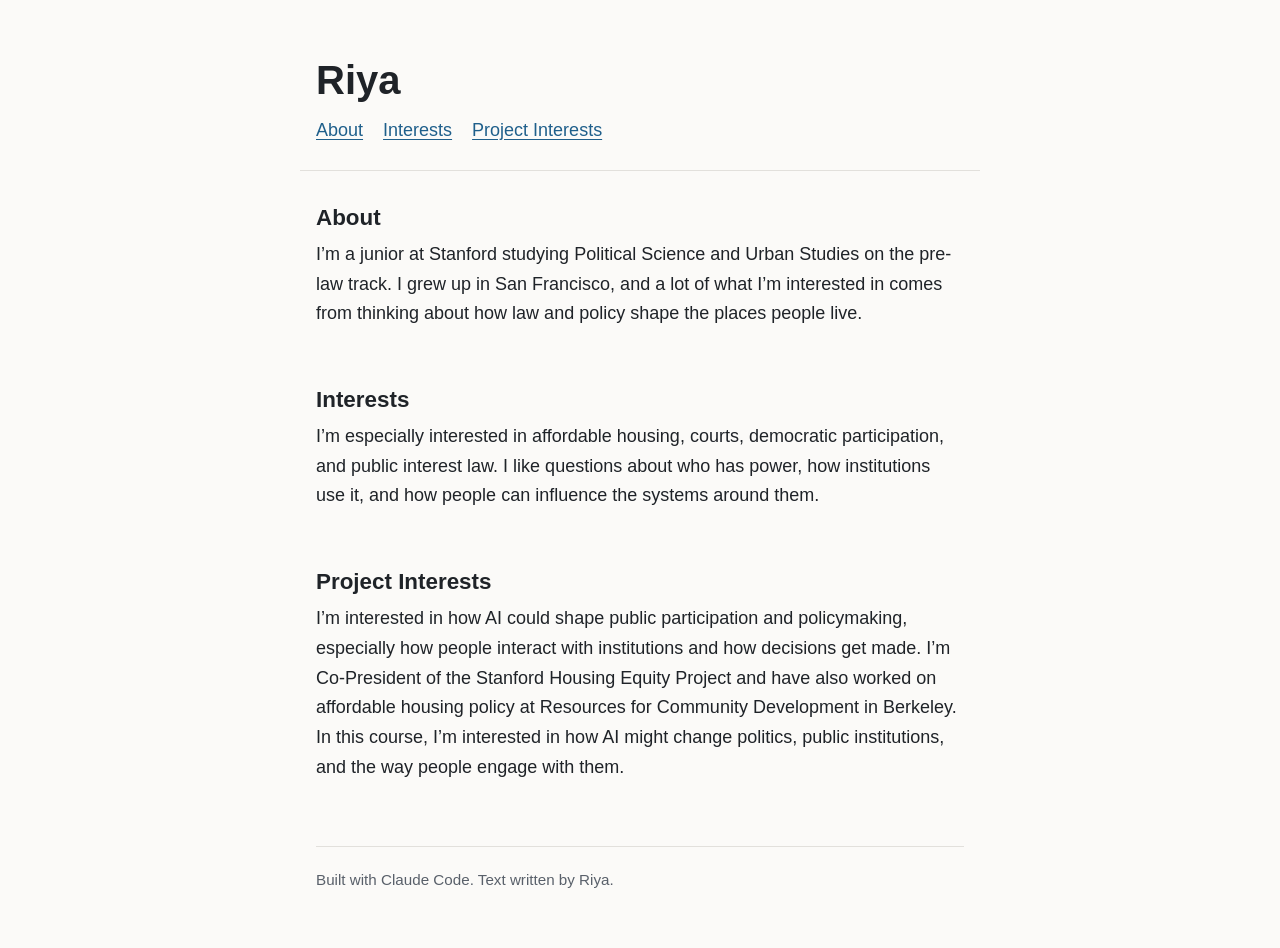
<file: index.html>
<!DOCTYPE html>
<html lang="en">
<head>
  <meta charset="utf-8">
  <meta name="viewport" content="width=device-width, initial-scale=1">
  <title>Riya</title>
  <link rel="stylesheet" href="style.css">
</head>
<body>
  <header>
    <h1>Riya</h1>
    <nav aria-label="Sections">
      <ul>
        <li><a href="#about">About</a></li>
        <li><a href="#interests">Interests</a></li>
        <li><a href="#project-interests">Project Interests</a></li>
      </ul>
    </nav>
  </header>

  <main>
    <section id="about">
      <h2>About</h2>
      <p>I’m a junior at Stanford studying Political Science and Urban Studies on the pre-law track. I grew up in San Francisco, and a lot of what I’m interested in comes from thinking about how law and policy shape the places people live.</p>
    </section>

    <section id="interests">
      <h2>Interests</h2>
      <p>I’m especially interested in affordable housing, courts, democratic participation, and public interest law. I like questions about who has power, how institutions use it, and how people can influence the systems around them.</p>
    </section>

    <section id="project-interests">
      <h2>Project Interests</h2>
      <p>I’m interested in how AI could shape public participation and policymaking, especially how people interact with institutions and how decisions get made. I’m Co-President of the Stanford Housing Equity Project and have also worked on affordable housing policy at Resources for Community Development in Berkeley. In this course, I’m interested in how AI might change politics, public institutions, and the way people engage with them.</p>
    </section>
  </main>

  <footer>
    <p>Built with Claude Code. Text written by Riya.</p>
  </footer>
</body>
</html>
</file>
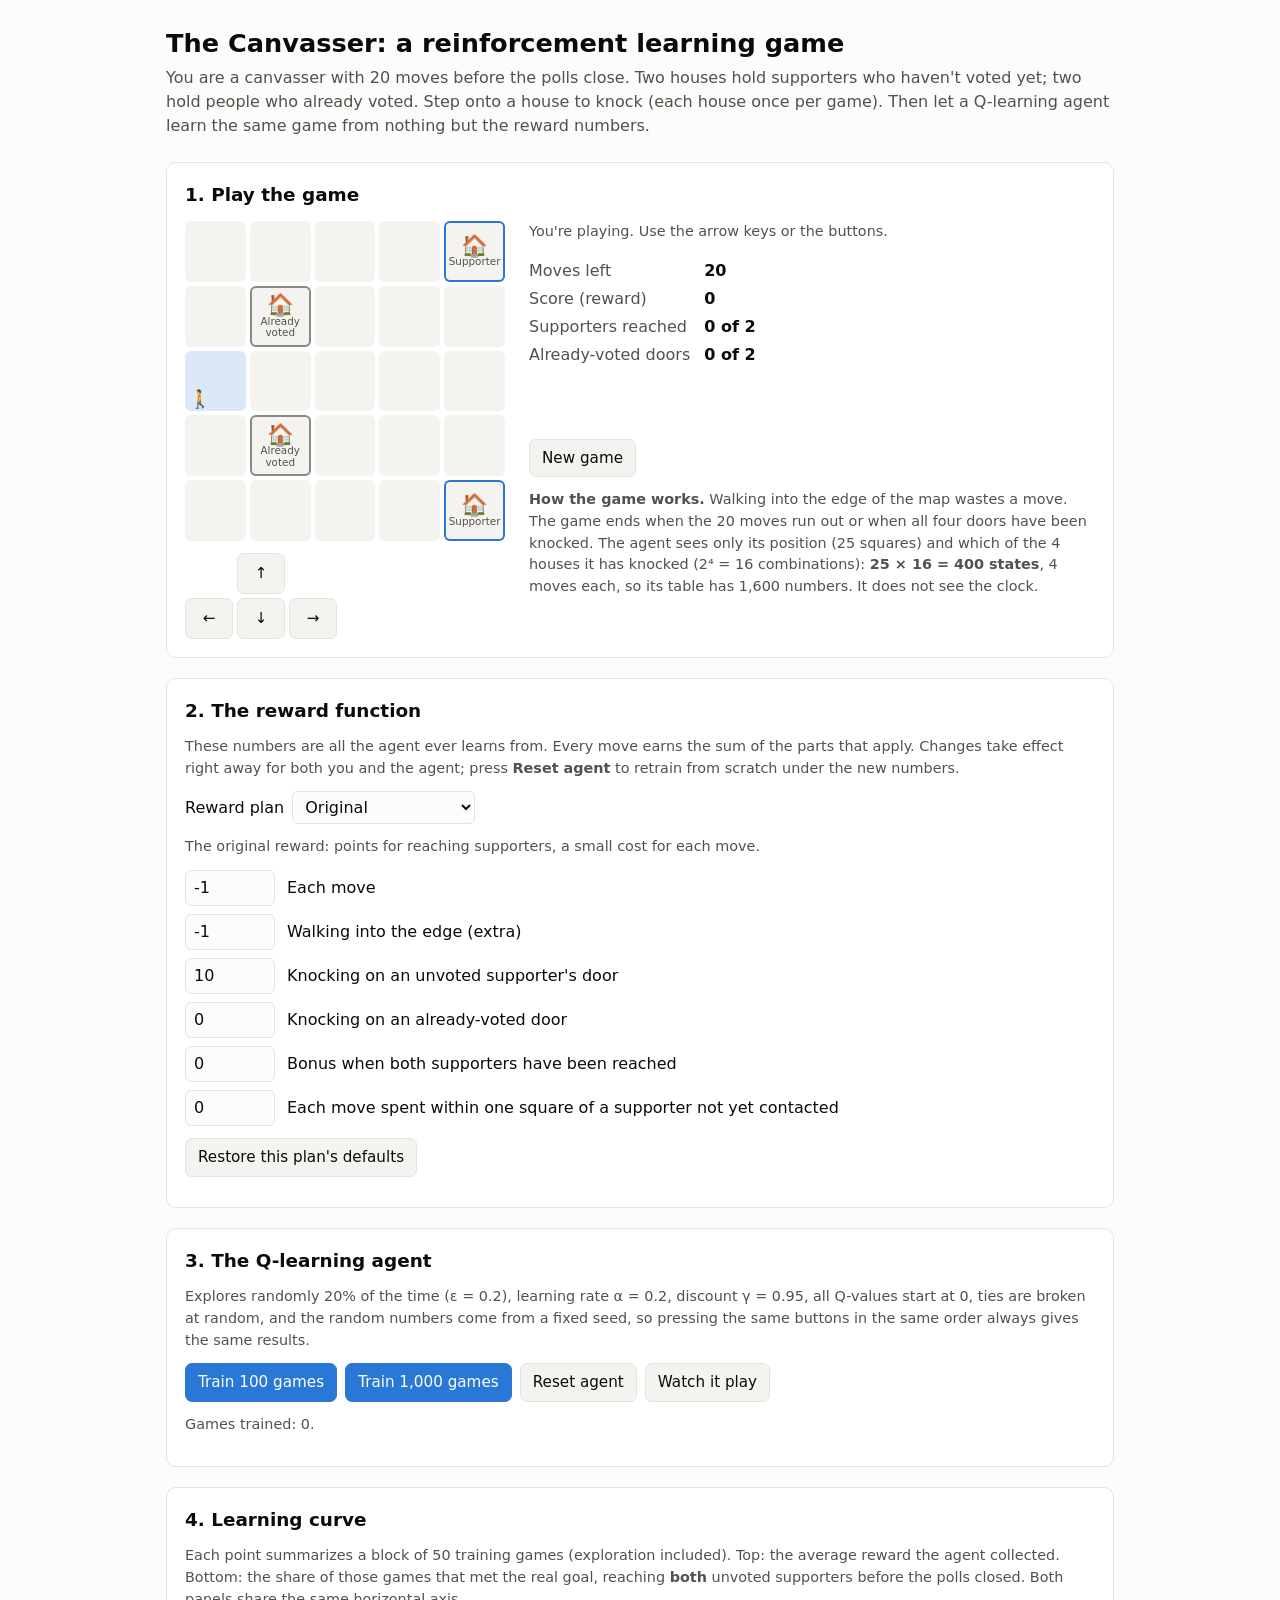
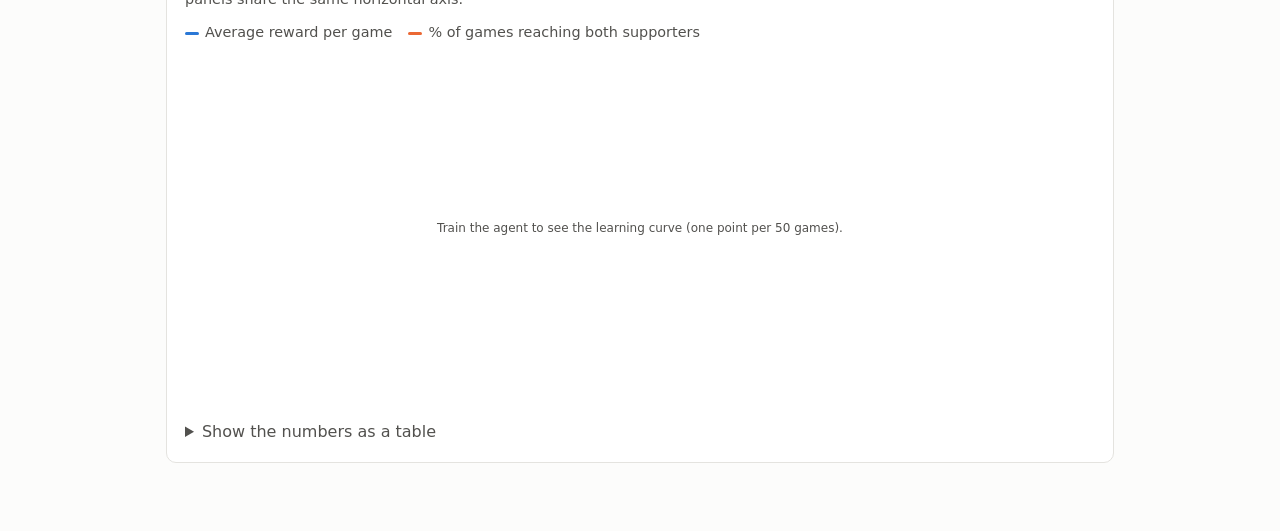
<file: rl-game/index.html>
<!DOCTYPE html>
<html lang="en">
<head>
<meta charset="utf-8">
<meta name="viewport" content="width=device-width, initial-scale=1">
<title>Canvasser Q-Learning</title>
<style>
  /* Colors live here so light and dark mode swap in one place. */
  :root {
    color-scheme: light;
    --bg: #fcfcfb;
    --panel: #ffffff;
    --ink: #0b0b0b;
    --ink-2: #52514e;
    --muted: #8a8984;
    --line: #e4e3df;
    --grid: #efeeea;
    --cell: #f4f3ef;
    --trail: #dbe8f8;
    --series-1: #2a78d6; /* average reward */
    --series-2: #eb6834; /* share of games reaching the goal */
    --supporter: #2a78d6;
    --voted: #8a8984;
    --good: #1f7a45;
  }
  @media (prefers-color-scheme: dark) {
    :root:not([data-theme="light"]) {
      color-scheme: dark;
      --bg: #1a1a19; --panel: #222220; --ink: #f0efec; --ink-2: #c3c2b7; --muted: #8f8e86;
      --line: #3a3936; --grid: #2e2d2b; --cell: #2b2a28; --trail: #233a57;
      --series-1: #3987e5; --series-2: #d95926; --supporter: #3987e5; --voted: #8f8e86; --good: #4cb87a;
    }
  }
  :root[data-theme="dark"] {
    color-scheme: dark;
    --bg: #1a1a19; --panel: #222220; --ink: #f0efec; --ink-2: #c3c2b7; --muted: #8f8e86;
    --line: #3a3936; --grid: #2e2d2b; --cell: #2b2a28; --trail: #233a57;
    --series-1: #3987e5; --series-2: #d95926; --supporter: #3987e5; --voted: #8f8e86; --good: #4cb87a;
  }

  * { box-sizing: border-box; }
  body {
    margin: 0; background: var(--bg); color: var(--ink);
    font: 16px/1.5 system-ui, -apple-system, "Segoe UI", sans-serif;
  }
  main { max-width: 980px; margin: 0 auto; padding: 24px 16px 48px; }
  h1 { font-size: 1.6rem; margin: 0 0 4px; }
  h2 { font-size: 1.15rem; margin: 0 0 12px; }
  p { margin: 0 0 12px; }
  .lede { color: var(--ink-2); margin-bottom: 24px; }
  section {
    background: var(--panel); border: 1px solid var(--line); border-radius: 10px;
    padding: 18px; margin-bottom: 20px;
  }
  .two-col { display: grid; grid-template-columns: minmax(0, 320px) minmax(0, 1fr); gap: 24px; }
  @media (max-width: 700px) { .two-col { grid-template-columns: minmax(0, 1fr); } }
  button {
    font: inherit; font-size: 0.95rem; padding: 7px 12px; border-radius: 7px; cursor: pointer;
    border: 1px solid var(--line); background: var(--cell); color: var(--ink);
  }
  button:hover:not(:disabled) { border-color: var(--ink-2); }
  button:disabled { opacity: 0.45; cursor: default; }
  button.primary { background: var(--series-1); border-color: var(--series-1); color: #fff; }
  .row { display: flex; flex-wrap: wrap; gap: 8px; align-items: center; margin-bottom: 12px; }
  .muted { color: var(--ink-2); font-size: 0.9rem; }

  /* The 5x5 map */
  #board {
    display: grid; grid-template-columns: repeat(5, 1fr); grid-template-rows: repeat(5, 1fr); gap: 4px;
    width: 100%; max-width: 320px; aspect-ratio: 1;
  }
  .cell {
    background: var(--cell); border-radius: 6px; position: relative;
    display: flex; flex-direction: column; align-items: center; justify-content: center;
    font-size: 0.65rem; color: var(--ink-2); text-align: center; line-height: 1.1;
  }
  .cell.trail { background: var(--trail); }
  .cell .icon { font-size: 1.35rem; line-height: 1; }
  .cell.supporter { box-shadow: inset 0 0 0 2px var(--supporter); }
  .cell.voted { box-shadow: inset 0 0 0 2px var(--voted); }
  .cell.knocked .icon { opacity: 0.35; }
  .cell .check { position: absolute; top: 2px; right: 5px; color: var(--good); font-weight: 700; font-size: 0.85rem; }
  .cell .walker { position: absolute; bottom: 2px; left: 4px; font-size: 1.1rem; }
  .pad { display: grid; grid-template-columns: repeat(3, 48px); gap: 4px; margin-top: 12px; }
  .pad button { padding: 8px 0; }

  .stats { display: grid; grid-template-columns: auto 1fr; gap: 4px 14px; margin-bottom: 12px; }
  .stats dt { color: var(--ink-2); }
  .stats dd { margin: 0; font-variant-numeric: tabular-nums; font-weight: 600; }
  #message { min-height: 3em; }

  /* Reward controls */
  .rewards { display: grid; grid-template-columns: 90px 1fr; gap: 8px 12px; align-items: center; }
  select { font: inherit; padding: 5px 8px; border-radius: 6px; border: 1px solid var(--line); background: var(--bg); color: var(--ink); }
  .rewards input { width: 90px; font: inherit; padding: 5px 8px; border-radius: 6px;
    border: 1px solid var(--line); background: var(--bg); color: var(--ink); font-variant-numeric: tabular-nums; }
  code { font-size: 0.9em; background: var(--cell); padding: 1px 5px; border-radius: 4px; }

  /* Learning curve */
  .chart-wrap { position: relative; }
  #chart { width: 100%; height: 360px; display: block; }
  #tooltip {
    position: absolute; pointer-events: none; display: none; white-space: nowrap;
    background: var(--panel); border: 1px solid var(--line); border-radius: 6px;
    padding: 6px 9px; font-size: 0.85rem; box-shadow: 0 2px 8px rgba(0,0,0,0.12);
  }
  .legend { display: flex; flex-wrap: wrap; gap: 16px; font-size: 0.9rem; color: var(--ink-2); margin-bottom: 8px; }
  .swatch { display: inline-block; width: 14px; height: 3px; border-radius: 2px; vertical-align: middle; margin-right: 6px; }
  table { border-collapse: collapse; font-size: 0.9rem; font-variant-numeric: tabular-nums; margin-top: 8px; }
  th, td { padding: 3px 12px 3px 0; text-align: right; border-bottom: 1px solid var(--line); }
  summary { cursor: pointer; color: var(--ink-2); margin-top: 8px; }
</style>
</head>
<body>
<main>
  <h1>The Canvasser: a reinforcement learning game</h1>
  <p class="lede">
    You are a canvasser with 20 moves before the polls close. Two houses hold supporters who
    haven't voted yet; two hold people who already voted. Step onto a house to knock (each house
    once per game). Then let a Q-learning agent learn the same game from nothing but the reward numbers.
  </p>

  <!-- 1. The game -->
  <section>
    <h2>1. Play the game</h2>
    <div class="two-col">
      <div>
        <div id="board" aria-label="Neighborhood map"></div>
        <div class="pad" aria-label="Move buttons">
          <span></span><button data-action="0" aria-label="Up">↑</button><span></span>
          <button data-action="2" aria-label="Left">←</button>
          <button data-action="1" aria-label="Down">↓</button>
          <button data-action="3" aria-label="Right">→</button>
        </div>
      </div>
      <div>
        <p class="muted" id="mode">You're playing. Use the arrow keys or the buttons.</p>
        <dl class="stats">
          <dt>Moves left</dt><dd id="movesLeft"></dd>
          <dt>Score (reward)</dt><dd id="score"></dd>
          <dt>Supporters reached</dt><dd id="supporters"></dd>
          <dt>Already-voted doors</dt><dd id="voted"></dd>
        </dl>
        <p id="message"></p>
        <div class="row"><button id="newGame">New game</button></div>
        <p class="muted">
          <b>How the game works.</b> Walking into the edge of the map wastes a move. The game ends when
          the 20 moves run out or when all four doors have been knocked.
          The agent sees only its position (25 squares) and which of the 4 houses it has knocked
          (2⁴ = 16 combinations): <b>25 × 16 = 400 states</b>, 4 moves each, so its table has 1,600 numbers.
          It does not see the clock.
        </p>
      </div>
    </div>
  </section>

  <!-- 2. Rewards -->
  <section>
    <h2>2. The reward function</h2>
    <p class="muted">These numbers are all the agent ever learns from. Every move earns the sum of the parts that apply.
      Changes take effect right away for both you and the agent; press <b>Reset agent</b> to retrain from scratch under the new numbers.</p>
    <div class="row">
      <label for="rewardPlan">Reward plan</label>
      <select id="rewardPlan"></select>
    </div>
    <p class="muted" id="planNote"></p>
    <div class="rewards" id="rewardControls"></div>
    <div class="row" style="margin-top:12px"><button id="defaultRewards">Restore this plan's defaults</button></div>
  </section>

  <!-- 3. Agent -->
  <section>
    <h2>3. The Q-learning agent</h2>
    <p class="muted">
      Explores randomly 20% of the time (ε = 0.2), learning rate α = 0.2, discount γ = 0.95,
      all Q-values start at 0, ties are broken at random, and the random numbers come from a fixed seed,
      so pressing the same buttons in the same order always gives the same results.
    </p>
    <div class="row">
      <button class="primary" id="train100">Train 100 games</button>
      <button class="primary" id="train1000">Train 1,000 games</button>
      <button id="resetAgent">Reset agent</button>
      <button id="watch">Watch it play</button>
    </div>
    <p id="agentStatus" class="muted"></p>
  </section>

  <!-- 4. Learning curve -->
  <section>
    <h2>4. Learning curve</h2>
    <p class="muted">Each point summarizes a block of 50 training games (exploration included).
      Top: the average reward the agent collected. Bottom: the share of those games that met the real goal,
      reaching <b>both</b> unvoted supporters before the polls closed. Both panels share the same horizontal axis.</p>
    <div class="legend">
      <span><span class="swatch" style="background:var(--series-1)"></span>Average reward per game</span>
      <span><span class="swatch" style="background:var(--series-2)"></span>% of games reaching both supporters</span>
    </div>
    <div class="chart-wrap">
      <canvas id="chart" role="img" aria-label="Learning curve: average reward and goal success rate per 50 training games"></canvas>
      <div id="tooltip"></div>
    </div>
    <details>
      <summary>Show the numbers as a table</summary>
      <table id="dataTable"></table>
    </details>
  </section>
</main>

<script>
// =====================================================================
// REWARD FUNCTION — the points the canvasser gets for each move.
// Edit the defaults here, or use the controls on the page.
// =====================================================================
const DEFAULT_REWARDS = {
  move: -1,       // every move costs a little time
  wall: -1,       // extra penalty for walking into the edge of the map
  supporter: 10,  // knocking on the door of a supporter who hasn't voted yet
  voted: 0,       // knocking on the door of someone who already voted
  goal: 0,        // one-time bonus the moment both supporters have been reached
  turf: 0         // per move, for each not-yet-contacted supporter within one square (off by default)
};

// Two reward plans you can switch between on the page.
const REWARD_PLANS = {
  original: { name: "Original", values: { ...DEFAULT_REWARDS } },
  // Sounds sensible to a campaign: "reward time spent in our priority turf."
  // The catch: knocking on the door ends that house's stream of turf points.
  turf: { name: "Priority-turf bonus", values: { ...DEFAULT_REWARDS, turf: 3 } }
};
let currentPlan = "original";
const REWARDS = { ...REWARD_PLANS.original.values };

// `e` describes what just happened on this move.
function reward(e) {
  let r = REWARDS.move;                                   // time passes on every move
  if (e.hitWall) r += REWARDS.wall;                       // wasted a move bumping into the edge
  if (e.knocked === "supporter") r += REWARDS.supporter;  // reached an unvoted supporter
  if (e.knocked === "voted") r += REWARDS.voted;          // reached someone who already voted
  if (e.goalJustReached) r += REWARDS.goal;               // both supporters now reached
  r += REWARDS.turf * e.nearSupporters;                   // time spent next to supporters not yet contacted
  return r;
}

// Labels for the on-page controls.
const REWARD_LABELS = {
  move: "Each move",
  wall: "Walking into the edge (extra)",
  supporter: "Knocking on an unvoted supporter's door",
  voted: "Knocking on an already-voted door",
  goal: "Bonus when both supporters have been reached",
  turf: "Each move spent within one square of a supporter not yet contacted"
};

// =====================================================================
// THE GAME
// =====================================================================
const SIZE = 5;
const MAX_MOVES = 20;
const START = { r: 2, c: 0 };
const HOUSES = [
  { r: 0, c: 4, type: "supporter" },
  { r: 4, c: 4, type: "supporter" },
  { r: 1, c: 1, type: "voted" },
  { r: 3, c: 1, type: "voted" }
];
const ACTIONS = [
  { dr: -1, dc: 0, name: "up" },
  { dr: 1, dc: 0, name: "down" },
  { dr: 0, dc: -1, name: "left" },
  { dr: 0, dc: 1, name: "right" }
];
const ALL_KNOCKED = (1 << HOUSES.length) - 1;  // bitmask 1111
const SUPPORTERS_MASK = HOUSES.reduce((m, h, i) => h.type === "supporter" ? m | (1 << i) : m, 0);
const NUM_STATES = SIZE * SIZE * (1 << HOUSES.length);  // 25 squares × 16 knock patterns = 400

function newGame() {
  return { r: START.r, c: START.c, knocked: 0, movesLeft: MAX_MOVES, score: 0, done: false,
           trail: [START.r * SIZE + START.c] };
}

// The agent's view of the game: position + which houses have been knocked.
function stateIndex(g) {
  return (g.r * SIZE + g.c) * (1 << HOUSES.length) + g.knocked;
}

function houseAt(r, c) {
  return HOUSES.findIndex(h => h.r === r && h.c === c);
}

// The real goal: both unvoted supporters reached.
function goalReached(knocked) {
  return (knocked & SUPPORTERS_MASK) === SUPPORTERS_MASK;
}

// Apply one move to game `g`. Returns the reward and what happened.
function step(g, a) {
  let r = g.r + ACTIONS[a].dr, c = g.c + ACTIONS[a].dc;
  const hitWall = r < 0 || r >= SIZE || c < 0 || c >= SIZE;
  if (hitWall) { r = g.r; c = g.c; }  // stay put
  g.r = r; g.c = c;
  g.trail.push(r * SIZE + c);

  // Knock if this is a house we haven't knocked yet.
  const hadGoal = goalReached(g.knocked);
  const h = houseAt(r, c);
  let knocked = null;
  if (h >= 0 && !(g.knocked & (1 << h))) {
    g.knocked |= 1 << h;
    knocked = HOUSES[h].type;
  }

  // Supporters not yet contacted within one square (diagonals count).
  const nearSupporters = HOUSES.filter((h, i) => h.type === "supporter" && !(g.knocked & (1 << i))
    && Math.abs(h.r - r) <= 1 && Math.abs(h.c - c) <= 1).length;

  const event = { hitWall, knocked, nearSupporters, goalJustReached: !hadGoal && goalReached(g.knocked) };
  const pts = reward(event);
  g.score += pts;
  g.movesLeft--;
  g.done = g.movesLeft === 0 || g.knocked === ALL_KNOCKED;
  return { pts, event };
}

// =====================================================================
// SEEDED RANDOM NUMBERS (mulberry32) — same seed, same results
// =====================================================================
function mulberry32(seed) {
  return function () {
    seed |= 0; seed = (seed + 0x6D2B79F5) | 0;
    let t = Math.imul(seed ^ (seed >>> 15), 1 | seed);
    t = (t + Math.imul(t ^ (t >>> 7), 61 | t)) ^ t;
    return ((t ^ (t >>> 14)) >>> 0) / 4294967296;
  };
}

// =====================================================================
// Q-LEARNING AGENT
// =====================================================================
const EPSILON = 0.2;   // chance of a random move while training
const ALPHA = 0.2;     // learning rate
const GAMMA = 0.95;    // discount on future reward
const SEED = 2024;     // training seed
const WATCH_SEED = 7;  // separate seed for "Watch it play" so watching doesn't change training
const BLOCK = 50;      // games per point on the learning curve

let Q, rng, history;   // Q-table, random generator, per-game results

function resetAgent() {
  Q = new Float64Array(NUM_STATES * ACTIONS.length);  // all zeros
  rng = mulberry32(SEED);
  history = [];
}

function maxQ(s) {
  let m = -Infinity;
  for (let a = 0; a < ACTIONS.length; a++) m = Math.max(m, Q[s * ACTIONS.length + a]);
  return m;
}

// Best action in state s; ties broken at random.
function greedyAction(s, rand) {
  let best = -Infinity, ties = [];
  for (let a = 0; a < ACTIONS.length; a++) {
    const v = Q[s * ACTIONS.length + a];
    if (v > best) { best = v; ties = [a]; }
    else if (v === best) ties.push(a);
  }
  return ties[Math.floor(rand() * ties.length)];
}

// Epsilon-greedy: usually the best-known move, sometimes a random one.
function chooseAction(s) {
  if (rng() < EPSILON) return Math.floor(rng() * ACTIONS.length);
  return greedyAction(s, rng);
}

// Play one training game, updating Q after every move.
function trainOneGame() {
  const g = newGame();
  while (!g.done) {
    const s = stateIndex(g);
    const a = chooseAction(s);
    const { pts } = step(g, a);
    const future = g.done ? 0 : GAMMA * maxQ(stateIndex(g));  // no future after the game ends
    const i = s * ACTIONS.length + a;
    Q[i] += ALPHA * (pts + future - Q[i]);
  }
  history.push({ score: g.score, goal: goalReached(g.knocked) });
}

function train(n) {
  for (let k = 0; k < n; k++) trainOneGame();
  updateAgentStatus();
  drawChart();
  updateTable();
}

// Average reward and goal rate for each block of 50 games.
function curve() {
  const pts = [];
  for (let i = 0; i + BLOCK <= history.length; i += BLOCK) {
    const block = history.slice(i, i + BLOCK);
    pts.push({
      games: i + BLOCK,
      avg: block.reduce((s, h) => s + h.score, 0) / BLOCK,
      goal: 100 * block.filter(h => h.goal).length / BLOCK
    });
  }
  return pts;
}

// =====================================================================
// PAGE: board, controls, watching
// =====================================================================
const $ = id => document.getElementById(id);
let game = newGame();
let watching = null;  // interval id while the agent is playing

function renderBoard() {
  const board = $("board");
  board.innerHTML = "";
  const trail = new Set(game.trail);
  for (let r = 0; r < SIZE; r++) {
    for (let c = 0; c < SIZE; c++) {
      const cell = document.createElement("div");
      cell.className = "cell";
      if (trail.has(r * SIZE + c)) cell.classList.add("trail");
      const h = houseAt(r, c);
      if (h >= 0) {
        const knocked = game.knocked & (1 << h);
        cell.classList.add(HOUSES[h].type);
        if (knocked) cell.classList.add("knocked");
        cell.innerHTML = `<span class="icon">🏠</span>${HOUSES[h].type === "supporter" ? "Supporter" : "Already voted"}`
          + (knocked ? `<span class="check" aria-label="knocked">✓</span>` : "");
      }
      if (game.r === r && game.c === c) {
        cell.insertAdjacentHTML("beforeend", `<span class="walker" aria-label="canvasser">🚶</span>`);
      }
      board.appendChild(cell);
    }
  }
  const count = type => HOUSES.filter((h, i) => h.type === type && (game.knocked & (1 << i))).length;
  $("movesLeft").textContent = game.movesLeft;
  $("score").textContent = fmt(game.score);
  $("supporters").textContent = `${count("supporter")} of 2`;
  $("voted").textContent = `${count("voted")} of 2`;
}

function describe(ev, pts) {
  let what = "Moved.";
  if (ev.hitWall) what = "Bumped into the edge of the map.";
  if (ev.knocked === "supporter") what = "Knocked on a supporter's door!";
  if (ev.knocked === "voted") what = "Knocked on a door, but they already voted.";
  if (ev.goalJustReached) what += " Both supporters reached.";
  if (ev.nearSupporters && REWARDS.turf) what += " In priority turf.";
  return `${what} (${pts >= 0 ? "+" : ""}${fmt(pts)} points)`;
}

function endMessage() {
  const ok = goalReached(game.knocked);
  return (ok ? "Polls closed: goal met, both supporters reached." : "Polls closed: goal missed, not every supporter was reached.")
    + ` Final score ${fmt(game.score)}.`;
}

function playerMove(a) {
  if (game.done || watching) return;
  const { pts, event } = step(game, a);
  $("message").textContent = game.done ? describe(event, pts) + " " + endMessage() : describe(event, pts);
  renderBoard();
}

function startNewGame() {
  stopWatching();
  game = newGame();
  $("mode").textContent = "You're playing. Use the arrow keys or the buttons.";
  $("message").textContent = "";
  renderBoard();
}

// Animate one game with no exploring (always the best-known move).
function watchAgent() {
  stopWatching();
  game = newGame();
  const wrng = mulberry32(WATCH_SEED);
  $("mode").textContent = `The agent is playing (no exploring), after ${history.length.toLocaleString()} training games.`;
  $("message").textContent = "";
  renderBoard();
  setButtons(true);
  watching = setInterval(() => {
    const { pts, event } = step(game, greedyAction(stateIndex(game), wrng));
    $("message").textContent = describe(event, pts);
    renderBoard();
    if (game.done) {
      $("message").textContent += " " + endMessage();
      stopWatching();
    }
  }, 350);
}

function stopWatching() {
  if (watching) { clearInterval(watching); watching = null; }
  setButtons(false);
}

function setButtons(busy) {
  for (const id of ["train100", "train1000", "resetAgent", "watch"]) $(id).disabled = busy;
}

function updateAgentStatus() {
  const pts = curve();
  let txt = `Games trained: ${history.length.toLocaleString()}.`;
  if (pts.length) {
    const last = pts[pts.length - 1];
    txt += ` Last 50 games: average reward ${fmt(last.avg)}, goal reached in ${Math.round(last.goal)}%.`;
  }
  $("agentStatus").textContent = txt;
}

// Switch reward plans: load that plan's numbers into the controls.
function setPlan(key) {
  currentPlan = key;
  Object.assign(REWARDS, REWARD_PLANS[key].values);
  $("rewardPlan").value = key;
  $("planNote").textContent = key === "turf"
    ? "A campaign might say: \"Reward canvassers for every minute spent in our priority turf, near the voters we need.\" Press Reset agent, then train, to see what the agent does with it."
    : "The original reward: points for reaching supporters, a small cost for each move.";
  buildRewardControls();
}

function buildRewardControls() {
  const box = $("rewardControls");
  box.innerHTML = "";
  for (const key of Object.keys(DEFAULT_REWARDS)) {
    const input = document.createElement("input");
    input.type = "number"; input.step = "0.5"; input.value = REWARDS[key]; input.id = "rw-" + key;
    input.addEventListener("input", () => {
      const v = parseFloat(input.value);
      if (!Number.isNaN(v)) REWARDS[key] = v;
    });
    const label = document.createElement("label");
    label.htmlFor = input.id;
    label.textContent = REWARD_LABELS[key];
    box.append(input, label);
  }
}

function fmt(x) {
  return Number.isInteger(x) ? String(x) : x.toFixed(1);
}

// =====================================================================
// LEARNING CURVE (canvas): two stacked panels sharing one x-axis
// =====================================================================
let hoverIdx = null;

function niceTicks(min, max, count) {
  if (min === max) { min -= 1; max += 1; }
  const raw = (max - min) / count;
  const mag = Math.pow(10, Math.floor(Math.log10(raw)));
  const step = [1, 2, 2.5, 5, 10].map(m => m * mag).find(s => s >= raw);
  const lo = Math.floor(min / step) * step, hi = Math.ceil(max / step) * step;
  const ticks = [];
  for (let v = lo; v <= hi + step / 2; v += step) ticks.push(+v.toFixed(6));
  return ticks;
}

function chartLayout(w, h) {
  const left = 52, right = 16, top = 26, bottom = 34, gap = 44;
  const panelH = (h - top - bottom - gap) / 2;
  return { left, right, plotW: w - left - right,
           topPanel: { y: top, h: panelH }, botPanel: { y: top + panelH + gap, h: panelH }, bottom };
}

function drawChart() {
  const canvas = $("chart");
  const css = getComputedStyle(document.documentElement);
  const col = name => css.getPropertyValue(name).trim();
  const dpr = window.devicePixelRatio || 1;
  const w = canvas.clientWidth, h = canvas.clientHeight;
  canvas.width = w * dpr; canvas.height = h * dpr;
  const ctx = canvas.getContext("2d");
  ctx.setTransform(dpr, 0, 0, dpr, 0, 0);
  ctx.clearRect(0, 0, w, h);
  ctx.font = "12px system-ui, sans-serif";

  const pts = curve();
  if (!pts.length) {
    ctx.fillStyle = col("--ink-2");
    ctx.textAlign = "center";
    ctx.fillText("Train the agent to see the learning curve (one point per 50 games).", w / 2, h / 2);
    return;
  }

  const L = chartLayout(w, h);
  const maxGames = pts[pts.length - 1].games;
  const x = games => L.left + (pts.length === 1 ? L.plotW / 2 : (games - BLOCK) / (maxGames - BLOCK) * L.plotW);

  // One panel: gridlines, y labels, line, markers.
  function panel(p, ticks, key, color, suffix, title) {
    const lo = ticks[0], hi = ticks[ticks.length - 1];
    const y = v => p.y + p.h - (v - lo) / (hi - lo) * p.h;
    ctx.textAlign = "right"; ctx.textBaseline = "middle";
    for (const t of ticks) {
      ctx.strokeStyle = t === 0 ? col("--muted") : col("--grid");
      ctx.lineWidth = 1;
      ctx.beginPath(); ctx.moveTo(L.left, Math.round(y(t)) + 0.5); ctx.lineTo(L.left + L.plotW, Math.round(y(t)) + 0.5); ctx.stroke();
      ctx.fillStyle = col("--ink-2");
      ctx.fillText(fmt(t) + suffix, L.left - 8, y(t));
    }
    ctx.textAlign = "left"; ctx.textBaseline = "bottom";
    ctx.fillStyle = col("--ink-2");
    ctx.fillText(title, L.left, p.y - 8);

    ctx.strokeStyle = color; ctx.lineWidth = 2; ctx.lineJoin = "round";
    ctx.beginPath();
    pts.forEach((pt, i) => i ? ctx.lineTo(x(pt.games), y(pt[key])) : ctx.moveTo(x(pt.games), y(pt[key])));
    ctx.stroke();
    if (pts.length <= 40 || hoverIdx !== null) {
      pts.forEach((pt, i) => {
        if (pts.length > 40 && i !== hoverIdx) return;
        ctx.beginPath(); ctx.arc(x(pt.games), y(pt[key]), i === hoverIdx ? 5 : 3, 0, 2 * Math.PI);
        ctx.fillStyle = color; ctx.fill();
        ctx.strokeStyle = col("--panel"); ctx.lineWidth = 2; ctx.stroke();
      });
    }
  }

  const avgs = pts.map(p => p.avg);
  panel(L.topPanel, niceTicks(Math.min(0, ...avgs), Math.max(0, ...avgs), 4), "avg", col("--series-1"), "", "Average reward per game");
  panel(L.botPanel, [0, 25, 50, 75, 100], "goal", col("--series-2"), "%", "Games reaching both supporters");

  // Shared x-axis labels.
  ctx.fillStyle = col("--ink-2"); ctx.textAlign = "center"; ctx.textBaseline = "top";
  const xBase = L.botPanel.y + L.botPanel.h + 6;
  const xt = niceTicks(BLOCK, maxGames, Math.min(6, pts.length)).filter(t => t >= BLOCK && t <= maxGames);
  (xt.length ? xt : [maxGames]).forEach(t => ctx.fillText(t.toLocaleString(), x(t), xBase));
  ctx.fillText("Training games", L.left + L.plotW / 2, xBase + 14);

  // Hover crosshair.
  if (hoverIdx !== null && pts[hoverIdx]) {
    const hx = Math.round(x(pts[hoverIdx].games)) + 0.5;
    ctx.strokeStyle = col("--muted"); ctx.lineWidth = 1;
    ctx.beginPath(); ctx.moveTo(hx, L.topPanel.y); ctx.lineTo(hx, L.botPanel.y + L.botPanel.h); ctx.stroke();
  }
}

function onChartHover(ev) {
  const pts = curve();
  const canvas = $("chart"), tip = $("tooltip");
  if (!pts.length) return;
  const rect = canvas.getBoundingClientRect();
  const mx = ev.clientX - rect.left;
  const L = chartLayout(rect.width, rect.height);
  const frac = pts.length === 1 ? 0 : (mx - L.left) / L.plotW;
  const i = Math.max(0, Math.min(pts.length - 1, Math.round(frac * (pts.length - 1))));
  hoverIdx = i;
  drawChart();
  const p = pts[i];
  tip.innerHTML = `<b>Games ${(p.games - BLOCK + 1).toLocaleString()}–${p.games.toLocaleString()}</b><br>`
    + `<span class="swatch" style="background:var(--series-1)"></span>Average reward: ${p.avg.toFixed(1)}<br>`
    + `<span class="swatch" style="background:var(--series-2)"></span>Reached both supporters: ${Math.round(p.goal)}%`;
  tip.style.display = "block";
  const tx = Math.min(mx + 12, rect.width - tip.offsetWidth - 4);
  tip.style.left = Math.max(0, tx) + "px";
  tip.style.top = "8px";
}

function onChartLeave() {
  hoverIdx = null;
  $("tooltip").style.display = "none";
  drawChart();
}

function updateTable() {
  const rows = curve().map(p =>
    `<tr><td>${(p.games - BLOCK + 1).toLocaleString()}–${p.games.toLocaleString()}</td><td>${p.avg.toFixed(1)}</td><td>${Math.round(p.goal)}%</td></tr>`);
  $("dataTable").innerHTML = `<tr><th>Training games</th><th>Average reward</th><th>Reached both supporters</th></tr>` + rows.join("");
}

// =====================================================================
// WIRING
// =====================================================================
document.querySelectorAll(".pad button").forEach(b =>
  b.addEventListener("click", () => playerMove(+b.dataset.action)));
document.addEventListener("keydown", e => {
  if (e.target.tagName === "INPUT") return;
  const keys = { ArrowUp: 0, ArrowDown: 1, ArrowLeft: 2, ArrowRight: 3 };
  if (e.key in keys) { e.preventDefault(); playerMove(keys[e.key]); }
});
$("newGame").addEventListener("click", startNewGame);
$("train100").addEventListener("click", () => train(100));
$("train1000").addEventListener("click", () => train(1000));
$("resetAgent").addEventListener("click", () => { resetAgent(); updateAgentStatus(); drawChart(); updateTable(); });
$("watch").addEventListener("click", watchAgent);
$("defaultRewards").addEventListener("click", () => setPlan(currentPlan));
for (const [key, plan] of Object.entries(REWARD_PLANS)) $("rewardPlan").add(new Option(plan.name, key));
$("rewardPlan").addEventListener("change", e => setPlan(e.target.value));
$("chart").addEventListener("mousemove", onChartHover);
$("chart").addEventListener("mouseleave", onChartLeave);
window.addEventListener("resize", drawChart);
window.matchMedia("(prefers-color-scheme: dark)").addEventListener("change", drawChart);

resetAgent();
setPlan("original");
renderBoard();
updateAgentStatus();
updateTable();
drawChart();
</script>
</body>
</html>
</file>
<file: style.css>
:root {
  --bg: #fbfaf8;
  --text: #1f2328;
  --muted: #59606a;
  --accent: #1f5f8b;
  --rule: #e2e0dc;
}

@media (prefers-color-scheme: dark) {
  :root {
    --bg: #17191c;
    --text: #e6e6e6;
    --muted: #a3a9b1;
    --accent: #7cb7e0;
    --rule: #33373d;
  }
}

* {
  box-sizing: border-box;
}

html {
  scroll-behavior: smooth;
}

body {
  margin: 0;
  background: var(--bg);
  color: var(--text);
  font-family: -apple-system, BlinkMacSystemFont, "Segoe UI", Roboto, Helvetica, Arial, sans-serif;
  font-size: 1.125rem;
  line-height: 1.65;
}

header,
main,
footer {
  max-width: 680px;
  margin: 0 auto;
  padding: 0 16px;
}

header {
  padding-top: 56px;
  padding-bottom: 24px;
  border-bottom: 1px solid var(--rule);
}

h1 {
  margin: 0 0 12px;
  font-size: 2.5rem;
  line-height: 1.2;
}

nav ul {
  display: flex;
  flex-wrap: wrap;
  gap: 8px 20px;
  margin: 0;
  padding: 0;
  list-style: none;
}

a {
  color: var(--accent);
  text-underline-offset: 3px;
}

a:focus-visible {
  outline: 2px solid var(--accent);
  outline-offset: 3px;
  border-radius: 2px;
}

section {
  padding: 32px 0 8px;
  scroll-margin-top: 16px;
}

h2 {
  margin: 0 0 8px;
  font-size: 1.4rem;
  line-height: 1.3;
}

p {
  margin: 0 0 16px;
}

footer {
  margin-top: 40px;
  padding-bottom: 40px;
  color: var(--muted);
  font-size: 0.95rem;
}

footer p {
  padding-top: 20px;
  border-top: 1px solid var(--rule);
}

@media (max-width: 480px) {
  body {
    font-size: 1.0625rem;
  }

  header {
    padding-top: 36px;
  }

  h1 {
    font-size: 2rem;
  }
}
</file>
